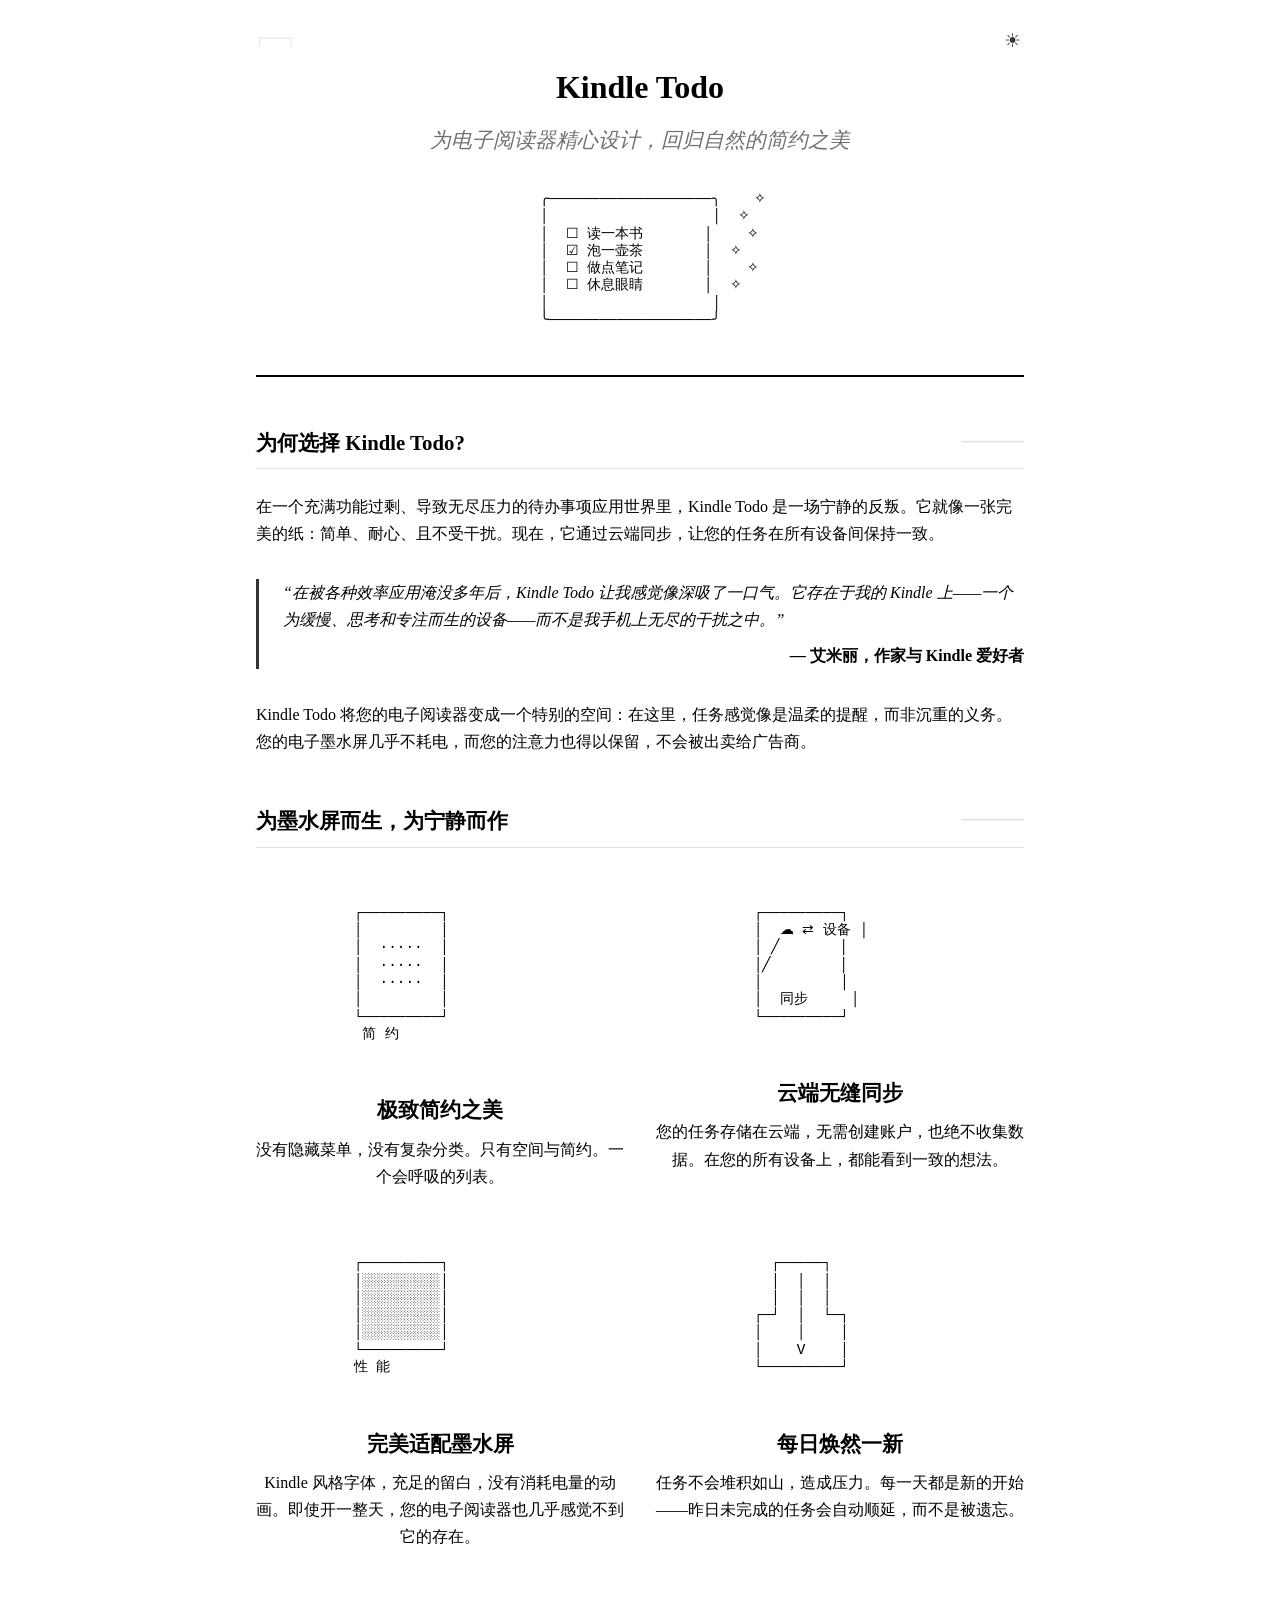
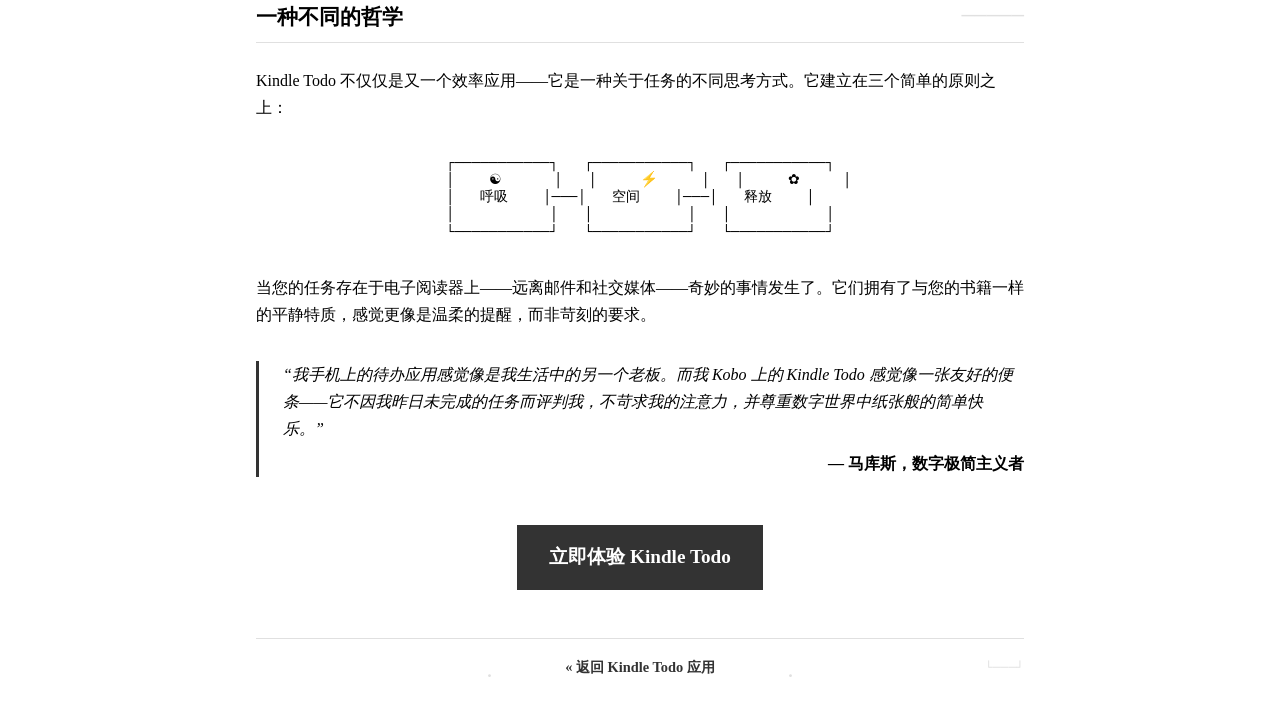
<file: about.html>
<!DOCTYPE html>
<html lang="en">
<head>
    <meta charset="UTF-8">
    <meta name="viewport" content="width=device-width, initial-scale=1.0">
    <title>关于 Kindle Todo</title>
    <link rel="stylesheet" href="css/style.css">
    <style>
        /* Dark mode variables - must match the ones in style.css */
        .dark-mode {
            --bg-color: #121212;
            --text-color: #f0f0f0;
            --light-gray: #333333;
            --medium-gray: #999999;
            --completed-color: #666666;
            --focus-color: #f0f0f0;
            --accent-color: #bbbbbb;
        }
        
        /* Additional styles specific to about page */
        .about-container {
            max-width: 800px;
            margin: 0 auto;
            padding: 1rem;
            line-height: 1.7;
            position: relative;
        }
        
        /* Decorative corner elements */
        .about-container::before,
        .about-container::after {
            content: "┌───┐";
            font-family: monospace;
            position: absolute;
            white-space: pre;
            color: var(--light-gray);
        }
        
        .about-container::before {
            top: 1rem;
            left: 1rem;
        }
        
        .about-container::after {
            content: "└───┘";
            bottom: 1rem;
            right: 1rem;
        }

        .hero {
            text-align: center;
            margin: 2rem 0 3rem;
        }

        .tagline {
            font-size: 1.3rem;
            margin-top: 0.5rem;
            color: var(--medium-gray);
            font-style: italic;
        }

        .section {
            margin-bottom: 3rem;
        }

        .section-title {
            margin-bottom: 1.5rem;
            border-bottom: 1px solid var(--light-gray);
            padding-bottom: 0.5rem;
            position: relative;
        }
        
        .section-title::after {
            content: "─────";
            font-family: monospace;
            position: absolute;
            right: 0;
            bottom: 0.5rem;
            color: var(--light-gray);
        }

        .features {
            display: grid;
            grid-template-columns: 1fr;
            gap: 2rem;
        }

        .feature {
            display: flex;
            flex-direction: column;
            align-items: center;
        }

        .feature-title {
            font-size: 1.3rem;
            margin: 1rem 0 0.5rem;
            text-align: center;
        }

        .feature-desc {
            text-align: center;
        }

        .illustration {
            margin: 1rem 0;
            text-align: center;
            line-height: 1;
        }

        .ascii-art {
            font-family: monospace;
            white-space: pre;
            font-size: 0.9rem;
            line-height: 1.2;
            display: inline-block;
            text-align: left;
            margin: 0 auto;
        }

        .testimonial {
            border-left: 3px solid var(--accent-color);
            padding-left: 1.5rem;
            margin: 2rem 0;
            font-style: italic;
        }

        .testimonial-author {
            text-align: right;
            margin-top: 0.5rem;
            font-style: normal;
            font-weight: bold;
        }

        .cta {
            text-align: center;
            margin: 3rem 0;
        }

        .cta-button {
            display: inline-block;
            padding: 1rem 2rem;
            background-color: var(--accent-color);
            color: var(--bg-color);
            text-decoration: none;
            font-weight: bold;
            font-size: 1.2rem;
            border: none;
        }
        
        .nav-links {
            text-align: center;
            margin-top: 3rem;
            padding-top: 1rem;
            border-top: 1px solid var(--light-gray);
            position: relative;
        }
        
        .nav-links::before,
        .nav-links::after {
            content: "·";
            position: absolute;
            top: 1rem;
            font-size: 1.5rem;
            color: var(--light-gray);
        }
        
        .nav-links::before {
            left: 30%;
        }
        
        .nav-links::after {
            right: 30%;
        }

        .nav-link {
            color: var(--accent-color);
            text-decoration: none;
            font-weight: bold;
        }
        
        .theme-toggle {
            position: absolute;
            top: 0.5rem;
            right: 0.5rem;
            background: none;
            border: none;
            font-size: 1.2rem;
            cursor: pointer;
            color: var(--accent-color);
            padding: 0.5rem;
            border-radius: 50%;
            width: 2.5rem;
            height: 2.5rem;
            display: flex;
            align-items: center;
            justify-content: center;
            z-index: 10;
        }
        
        @media (min-width: 600px) {
            .features {
                grid-template-columns: 1fr 1fr;
            }
        }
    </style>
</head>
<body>
    <div class="about-container">
        <header class="hero">
            <button id="theme-toggle" class="theme-toggle" aria-label="Toggle dark mode">☀</button>
            <h1>Kindle Todo</h1>
            <p class="tagline">为电子阅读器精心设计，回归自然的简约之美</p>
            
            <div class="illustration">
                <div class="ascii-art">
   ╭───────────────────╮    ✧
   │                   │  ✧
   │  ☐ 读一本书       │    ✧
   │  ☑ 泡一壶茶       │  ✧
   │  ☐ 做点笔记       │    ✧
   │  ☐ 休息眼睛       │  ✧
   │                   │
   ╰───────────────────╯
                </div>
            </div>
        </header>
        
        <section class="section">
            <h2 class="section-title">为何选择 Kindle Todo?</h2>
            <p>在一个充满功能过剩、导致无尽压力的待办事项应用世界里，Kindle Todo 是一场宁静的反叛。它就像一张完美的纸：简单、耐心、且不受干扰。现在，它通过云端同步，让您的任务在所有设备间保持一致。</p>
            
            <div class="testimonial">
                <p>“在被各种效率应用淹没多年后，Kindle Todo 让我感觉像深吸了一口气。它存在于我的 Kindle 上——一个为缓慢、思考和专注而生的设备——而不是我手机上无尽的干扰之中。”</p>
                <p class="testimonial-author">— 艾米丽，作家与 Kindle 爱好者</p>
            </div>
            
            <p>Kindle Todo 将您的电子阅读器变成一个特别的空间：在这里，任务感觉像是温柔的提醒，而非沉重的义务。您的电子墨水屏几乎不耗电，而您的注意力也得以保留，不会被出卖给广告商。</p>
        </section>
        
        <section class="section">
            <h2 class="section-title">为墨水屏而生，为宁静而作</h2>
            
            <div class="features">
                <div class="feature">
                    <div class="illustration">
                        <div class="ascii-art">
  ┌─────────┐
  │         │
  │  ·····  │
  │  ·····  │
  │  ·····  │
  │         │
  └─────────┘
   简 约
                        </div>
                    </div>
                    <h3 class="feature-title">极致简约之美</h3>
                    <p class="feature-desc">没有隐藏菜单，没有复杂分类。只有空间与简约。一个会呼吸的列表。</p>
                </div>
                
                <div class="feature">
                    <div class="illustration">
                        <div class="ascii-art">
  ┌─────────┐
  │  ☁ ⇄ 设备 │
  │ ╱       │
  │╱        │
  │         │
  │  同步     │
  └─────────┘
                        </div>
                    </div>
                    <h3 class="feature-title">云端无缝同步</h3>
                    <p class="feature-desc">您的任务存储在云端，无需创建账户，也绝不收集数据。在您的所有设备上，都能看到一致的想法。</p>
                </div>
                
                <div class="feature">
                    <div class="illustration">
                        <div class="ascii-art">
  ┌─────────┐
  │░░░░░░░░░│
  │░░░░░░░░░│
  │░░░░░░░░░│
  │░░░░░░░░░│
  └─────────┘
  性 能
                        </div>
                    </div>
                    <h3 class="feature-title">完美适配墨水屏</h3>
                    <p class="feature-desc">Kindle 风格字体，充足的留白，没有消耗电量的动画。即使开一整天，您的电子阅读器也几乎感觉不到它的存在。</p>
                </div>
                
                <div class="feature">
                    <div class="illustration">
                        <div class="ascii-art">
    ┌─────┐
    │  │  │
    │  │  │
  ┌─┘  │  └─┐
  │    │    │
  │    V    │
  └─────────┘
                        </div>
                    </div>
                    <h3 class="feature-title">每日焕然一新</h3>
                    <p class="feature-desc">任务不会堆积如山，造成压力。每一天都是新的开始——昨日未完成的任务会自动顺延，而不是被遗忘。</p>
                </div>
            </div>
        </section>
        
        <section class="section">
            <h2 class="section-title">一种不同的哲学</h2>
            <p>Kindle Todo 不仅仅是又一个效率应用——它是一种关于任务的不同思考方式。它建立在三个简单的原则之上：</p>
            
            <div class="illustration">
                <div class="ascii-art">
  ┌───────────┐   ┌───────────┐   ┌───────────┐
  │    ☯      │   │     ⚡     │   │     ✿     │
  │   呼吸    │───│   空间    │───│   释放    │
  │           │   │           │   │           │
  └───────────┘   └───────────┘   └───────────┘
                </div>
            </div>
            
            <p>当您的任务存在于电子阅读器上——远离邮件和社交媒体——奇妙的事情发生了。它们拥有了与您的书籍一样的平静特质，感觉更像是温柔的提醒，而非苛刻的要求。</p>
            
            <div class="testimonial">
                <p>“我手机上的待办应用感觉像是我生活中的另一个老板。而我 Kobo 上的 Kindle Todo 感觉像一张友好的便条——它不因我昨日未完成的任务而评判我，不苛求我的注意力，并尊重数字世界中纸张般的简单快乐。”</p>
                <p class="testimonial-author">— 马库斯，数字极简主义者</p>
            </div>
        </section>

        <div class="cta">
            <a href="index.html" class="cta-button">立即体验 Kindle Todo</a>
        </div>
        
        <footer class="nav-links">
            <a href="index.html" class="nav-link">« 返回 Kindle Todo 应用</a>
        </footer>
    </div>
    
    <script>
        // Theme handling for about page
        document.addEventListener('DOMContentLoaded', function() {
            const themeToggle = document.getElementById('theme-toggle');
            
            function initTheme() {
                try {
                    const savedTheme = localStorage.getItem('theme');
                    if (savedTheme === 'dark') {
                        document.body.classList.add('dark-mode');
                        themeToggle.textContent = '☾';
                    } else {
                        document.body.classList.remove('dark-mode');
                        themeToggle.textContent = '☀';
                    }
                } catch (e) {
                    // localStorage might be disabled, ignore
                }
            }
            
            function toggleTheme() {
                const isDarkMode = document.body.classList.toggle('dark-mode');
                themeToggle.textContent = isDarkMode ? '☾' : '☀';
                try {
                    localStorage.setItem('theme', isDarkMode ? 'dark' : 'light');
                } catch (e) {
                    // localStorage might be disabled, ignore
                }
            }
            
            if (themeToggle) {
                themeToggle.addEventListener('click', toggleTheme);
            }
            
            initTheme();
        });
    </script>
</body>
</html>
</file>
<file: css/style.css>
/* E-reader friendly styles with high contrast and simple design */
:root {
    /* Light mode (default) */
    --bg-color: #ffffff;
    --text-color: #000000;
    --light-gray: #e0e0e0;
    --medium-gray: #707070;
    --completed-color: #aaaaaa;
    --focus-color: #111111;
    --accent-color: #333333;
}

/* Disable all animations and transitions for the entire document */
*, *::before, *::after {
    animation: none !important;
    transition: none !important;
}

/* Dark mode */
.dark-mode {
    --bg-color: #121212;
    --text-color: #f0f0f0;
    --light-gray: #333333;
    --medium-gray: #999999;
    --completed-color: #666666;
    --focus-color: #f0f0f0;
    --accent-color: #bbbbbb;
}

/* Removed prefers-color-scheme media query as it interferes with manual toggle */

* {
    box-sizing: border-box;
    margin: 0;
    padding: 0;
}

body {
    font-family: 'Bookerly', 'Palatino', 'Georgia', serif;
    background-color: var(--bg-color);
    color: var(--text-color);
    line-height: 1.6;
    padding: 0.75rem;
    max-width: 100%;
}

.container {
    max-width: 800px;
    margin: 0 auto;
    padding: 1rem;
}

header {
    margin-bottom: 1rem;
    border-bottom: 2px solid var(--text-color);
    padding-bottom: 0.75rem;
}

h2 {
    font-size: 1.3rem;
    margin-bottom: 0.75rem;
}

.widget-top {
    display: flex;
    justify-content: space-between;
    align-items: flex-start;
    margin-bottom: 0.75rem;
}

.clock-section {
    flex: 1;
}

#clock-time {
    font-size: 2.8rem;
    font-weight: bold;
    line-height: 1;
    letter-spacing: -1px;
}

.date-display {
    font-size: 0.95rem;
    color: var(--medium-gray);
    margin-top: 0.2rem;
}

.weather-section {
    text-align: right;
    min-width: 120px;
}

#weather-icon {
    font-size: 1.8rem;
    display: block;
    line-height: 1;
}

#weather-temp {
    font-size: 1.5rem;
    font-weight: bold;
}

#weather-desc {
    font-size: 0.85rem;
    color: var(--medium-gray);
}

#weather-city {
    font-size: 0.8rem;
    color: var(--medium-gray);
}

.progress-bar-wrap {
    display: flex;
    align-items: center;
    gap: 0.75rem;
}

.progress-bar-bg {
    flex: 1;
    height: 6px;
    background-color: var(--light-gray);
    border-radius: 3px;
    overflow: hidden;
}

#progress-bar {
    height: 100%;
    background-color: var(--text-color);
    width: 0%;
}

#progress-text {
    font-size: 0.85rem;
    color: var(--medium-gray);
    white-space: nowrap;
}

/* Form styles */
#task-form {
    display: flex;
    margin-bottom: 1.25rem;
}

#task-input {
    flex: 1;
    padding: 0.5rem 0.75rem;
    font-size: 0.95rem;
    border: none;
    background-color: var(--bg-color);
    color: var(--text-color);
}

#add-task-btn {
    padding: 0.5rem 1.25rem;
    background-color: var(--accent-color);
    color: var(--bg-color);
    border: none;
    font-size: 0.95rem;
    cursor: pointer;
    font-weight: bold;
}

/* Task list styles */
.task-header {
    display: flex;
    justify-content: space-between;
    align-items: center;
    margin-bottom: 1rem;
}

.task-actions {
    display: flex;
    gap: 0.5rem;
}

.action-btn {
    padding: 0.5rem 1rem;
    background-color: var(--accent-color);
    color: var(--bg-color);
    border: none;
    font-size: 0.9rem;
    cursor: pointer;
    border-radius: 4px;
}

#task-list {
    list-style-type: none;
}

.task-item {
    padding: 1.2rem 1rem;
    border-bottom: 1px solid var(--light-gray);
    display: flex;
    align-items: center;
}

.empty-list {
    text-align: center;
    color: var(--medium-gray);
    font-style: italic;
}

.task-text {
    flex: 1;
    font-size: 1.1rem;
}

.completed .task-text {
    text-decoration: line-through;
    color: var(--completed-color);
}

.rolled-over .task-text::before {
    content: "↻ ";
    color: var(--accent-color);
}

.delete-btn {
    margin-left: 1rem;
    background: none;
    border: none;
    font-size: 1.2rem;
    cursor: pointer;
    color: var(--medium-gray);
}

footer {
    margin-top: 2rem;
    text-align: center;
    font-size: 0.9rem;
    color: var(--medium-gray);
}

.checkbox-wrapper {
    display: inline-flex;
    align-items: center;
    margin-right: 1rem;
    position: relative;
    cursor: pointer;
}

.checkbox-wrapper input[type="checkbox"] {
    position: absolute;
    top: 0;
    left: 0;
    opacity: 0;
    width: 1.5rem;
    height: 1.5rem;
    margin: 0;
    z-index: 1;
}

.checkbox-box {
    width: 1.5rem;
    height: 1.5rem;
    border: 2px solid var(--accent-color);
    border-radius: 0.2rem;
    background-color: var(--bg-color);
    display: inline-flex;
    align-items: center;
    justify-content: center;
    font-weight: bold;
    font-size: 1.1rem;
    color: var(--bg-color);
    cursor: pointer;
}

.checkbox-wrapper input[type="checkbox"]:focus + .checkbox-box {
    outline: 2px solid var(--focus-color);
}

.checkbox-wrapper input[type="checkbox"]:checked + .checkbox-box {
    background-color: var(--accent-color);
}

.checkbox-wrapper input[type="checkbox"]:checked + .checkbox-box.fallback-check {
    color: var(--bg-color);
}

/* Focus states for accessibility */
a:focus, button:focus, input:focus {
    outline: 2px solid var(--focus-color);
}

/* Navigation links */
.nav-link {
    color: var(--accent-color);
    text-decoration: none;
    font-weight: bold;
}
</file>
